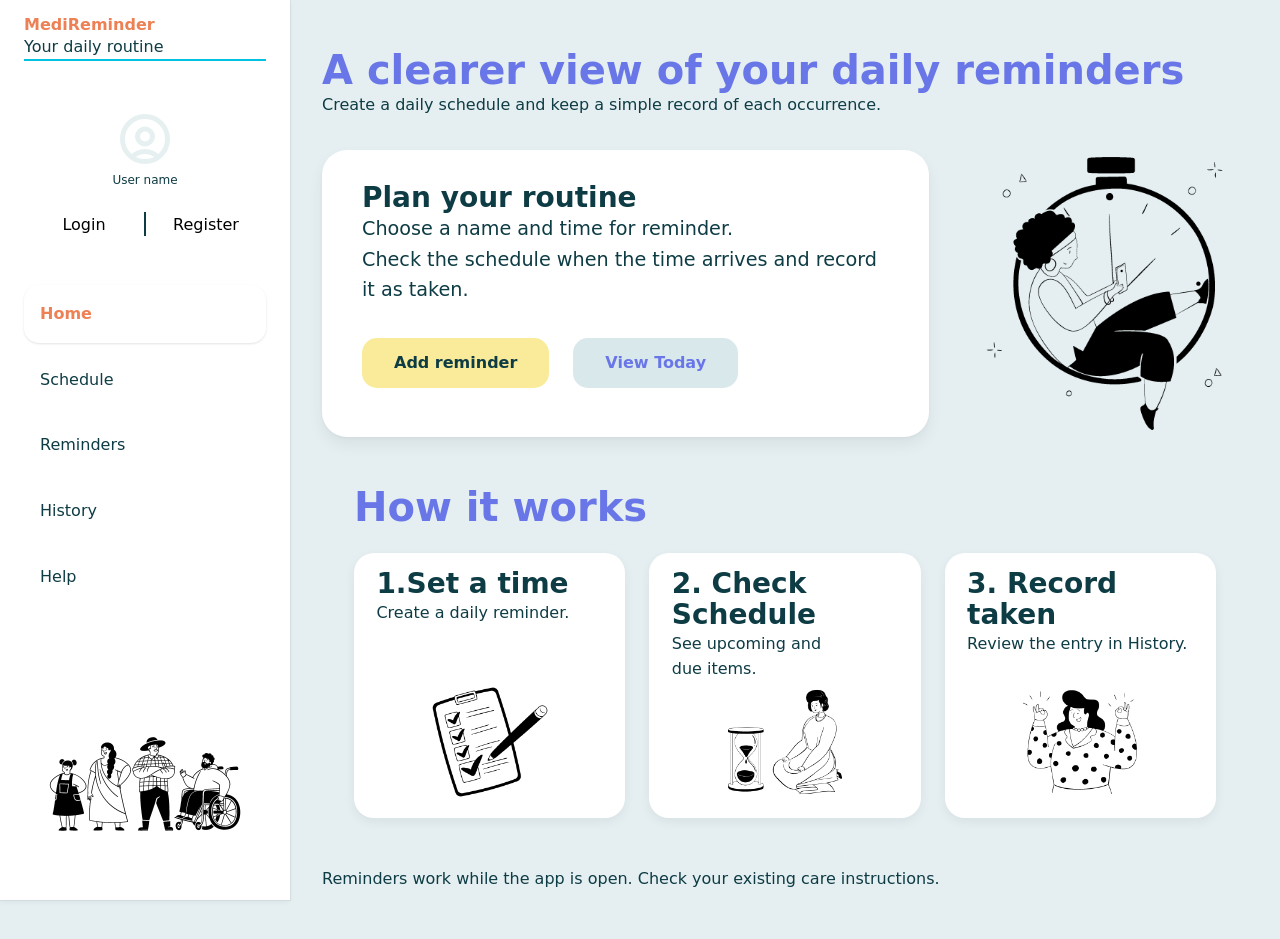
<file: index.html>
<!doctype html>
<html lang="en">
  <head>
    <meta charset="UTF-8" />
    <meta name="viewport" content="width=device-width, initial-scale=1.0" />
    <link rel="stylesheet" href="style.css" />
    <title>Home | MediReminder</title>
  </head>
  <body>
    <!-- >>>>>>>>>>>>>>>>>>>>>>>>>>>>>>>>>>>>>> SIDEBAR PANEL SECTION / HEADER <<<<<<<<<<<<<<<<<<<<<<<<<<<<<<<<<<<<<<<<<<<<<<<<<<<<<<< -->

    <header class="sidebar">
      <!-- Hamburger button: only shown on tablet/phone (style.css, RESPONSIVE layer).
           index.js toggles .menu-open on the header and keeps aria-expanded in step. -->
      <button
        type="button"
        class="menu-toggle"
        aria-expanded="false"
        aria-controls="sidebar-panel"
        aria-label="Open menu"
      >
        <span class="menu-toggle-bar"></span>
        <span class="menu-toggle-bar"></span>
        <span class="menu-toggle-bar"></span>
      </button>

      <div class="sidebar-heading">
        <p class="sidebar-title">MediReminder</p>
        <p>Your daily routine</p>
      </div>

      <!-- Account button: only shown on tablet/phone, opens the login / register panel below -->
      <button
        type="button"
        class="user-toggle"
        aria-expanded="false"
        aria-controls="user-panel"
        aria-label="Open account menu"
      >
        <!-- same drawing as User_Circle.svg, but inline so it can use a solid colour
             (stroke="currentColor" takes the colour set on .user-toggle in style.css) -->
        <svg
          viewBox="0 0 24 24"
          fill="none"
          aria-hidden="true"
          focusable="false"
        >
          <path
            d="M17.2166 19.3323C15.9349 17.9008 14.0727 17 12 17C9.92734 17 8.06492 17.9008 6.7832 19.3323M12 21C7.02944 21 3 16.9706 3 12C3 7.02944 7.02944 3 12 3C16.9706 3 21 7.02944 21 12C21 16.9706 16.9706 21 12 21ZM12 14C10.3431 14 9 12.6569 9 11C9 9.34315 10.3431 8 12 8C13.6569 8 15 9.34315 15 11C15 12.6569 13.6569 14 12 14Z"
            stroke="currentColor"
            stroke-width="2"
            stroke-linecap="round"
            stroke-linejoin="round"
          />
        </svg>
      </button>

      <!-- >>>>>>>>>>>>>>>>>>>>>>>>>>>>>>>>>>>>>> USER SECTION <<<<<<<<<<<<<<<<<<<<<<<<<<<<<<<<<<<<<<<<<<<<<<<<<<<<<<< -->

      <div class="user" id="user-panel">
        <ul class="user-list">
          <!-- One item per family member; image and name are placeholders -->
        </ul>
        <div class="login_items">
          <button type="button" class="login" aria-expanded="false">
            Login
          </button>
          <div class="divider"></div>
          <button type="button" class="register" aria-expanded="false">
            Register
          </button>
        </div>
        <!-- >>>>>>>>>>>>>>>>>>>>>>>>>>>>>>>>>>>>>> LOGIN FORM <<<<<<<<<<<<<<<<<<<<<<<<<<<<<<<<<<<<<<<<<<<<<<<<<<<<<<< -->

        <form action="" class="form hidden" id="login-form">
          <label for="user-name" class="login_label">Your Email: </label>
          <input type="email" id="user-name" required class="login_input" />
          <label for="password" class="login_label">Password:</label>
          <input type="password" id="password" required class="login_input" />
          <button type="submit" class="btn-login">Log in</button>
        </form>

        <!-- >>>>>>>>>>>>>>>>>>>>>>>>>>>>>>>>>>>>>> REGISTER FORM <<<<<<<<<<<<<<<<<<<<<<<<<<<<<<<<<<<<<<<<<<<<<<<<<<<<<<< -->
        <form action="" class="form hidden" id="register-form">
          <label for="register-name" class="login_label">Your name: </label>
          <input
            type="text"
            id="register-name"
            required
            class="login_input"
            placeholder="Enter your full name ..."
          />

          <label for="register-email" class="login_label">Your email: </label>
          <input
            type="email"
            id="register-email"
            required
            class="login_input"
            placeholder="Enter valid email ..."
          />

          <label for="register-dob" class="login_label">Date of birth: </label>
          <input type="date" id="register-dob" class="login_input" required />

          <label for="register-password" class="login_label">Password: </label>
          <input
            type="password"
            id="register-password"
            class="login_input"
            placeholder="At least 6 characters"
            required
            minlength="6"
          />

          <label for="confirm-password" class="login_label"
            >Confirm password:
          </label>
          <input
            type="password"
            id="confirm-password"
            class="login_input"
            required
          />

          <button type="submit" class="btn-login">Register</button>
        </form>
      </div>

      <!-- Navigation and picture. On laptop this wrapper is invisible to the layout
           (display: contents); on tablet/phone it becomes the panel that drops down from the header. -->
      <div class="sidebar-panel" id="sidebar-panel">

        <!-- >>>>>>>>>>>>>>>>>>>>>>>>>>>>>>>>>>>>>> MAIN NAVIGATION <<<<<<<<<<<<<<<<<<<<<<<<<<<<<<<<<<<<<<<<<<<<<<<<<<<<<<< -->
        <nav class="sidebar-navigation">
          <ul role="list">
            <li><a href="#home">Home</a></li>
            <li><a href="#schedule">Schedule</a></li>
            <li><a href="#reminders">Reminders</a></li>
            <li><a href="#history">History</a></li>
            <li><a href="#help">Help</a></li>
          </ul>
        </nav>
        <!-- decorative picture, pushed to the bottom of the sidebar by .side-deco -->
        <img
          class="side-deco"
          src="assets/streamline-milano--400x400-PNG/People-6--Streamline-Milano.png"
          alt=""
        />
      </div>
    </header>

    <main>
      <!-- >>>>>>>>>>>>>>>>>>>>>>>>>>>>>>>>>>>>>> HOME PAGE <<<<<<<<<<<<<<<<<<<<<<<<<<<<<<<<<<<<<<<<<<<<<<<<<<<<<<< -->

      <section id="home" class="page">
        <div class="base_pages_setting grid-3x4">
          <div class="main-heading">
            <h1>A clearer view of your daily reminders</h1>
            <p>
              Create a daily schedule and keep a simple record of each
              occurrence.
            </p>
          </div>
          <div class="take-action wrapper">
            <div class="guide">
              <h2>Plan your routine</h2>
              <p>Choose a name and time for reminder.</p>
              <p>
                Check the schedule when the time arrives and record it as taken.
              </p>
            </div>
            <div class="interactions">
              <a href="#add-reminder" class="btn-main"> Add reminder </a>
              <a class="btn-side" href="#schedule">View Today</a>
            </div>
          </div>
          <img
            class="picture"
            src="assets/streamline-milano--400x400-PNG/Waiting-3--Streamline-Milano.png"
            alt=""
          />
          <div class="main-info how-it-works">
            <h2>How it works</h2>

            <div class="small-box">
              <h3>1.Set a time</h3>
              <p>Create a daily reminder.</p>
              <img
                class="small-img"
                src="assets/streamline-milano--400x400-PNG/Completed--Streamline-Milano.png"
                alt=""
              />
            </div>
            <div class="small-box">
              <h3>2. Check Schedule</h3>
              <p>See upcoming and due items.</p>
              <img
                class="small-img"
                src="assets/streamline-milano--400x400-PNG/Be-Patient-3--Streamline-Milano.png"
                alt=""
              />
            </div>
            <div class="small-box">
              <h3>3. Record taken</h3>
              <p>Review the entry in History.</p>
              <img
                class="small-img"
                src="assets/streamline-milano--400x400-PNG/All-Good-1--Streamline-Milano.png"
                alt=""
              />
            </div>
          </div>
          <footer>
            <p>
              Reminders work while the app is open. Check your existing care
              instructions.
            </p>
          </footer>
        </div>
      </section>

      <!-- <<<<<<<<<<<<<<<<<<<<<<< SCHEDULE PAGE >>>>>>>>>>>>>>>>>>>>>>>>>>>>>>> -->

      <section id="schedule" class="page">
        <div class="base_pages_setting page-grid">
          <!-- decorative picture (top-right corner); first child so :last-child rules still hit the real content -->
          <div class="deco tint-yellow">
            <img
              src="assets/streamline-milano--400x400-PNG/Fitness-App-2--Streamline-Milano.png"
              alt=""
            />
          </div>
          <div class="main-heading">
            <div>
              <h1>Schedule</h1>
              <p>Your scheduled occurrences for the current day.</p>
            </div>

            <div class="labels">
              <div class="labels-item"><span id="due-count">0</span> Due</div>
              <div class="labels-item">
                <span id="upcoming-count">0</span> Upcoming
              </div>
              <div class="labels-item">
                <span id="taken-count">0</span> Taken
              </div>
            </div>
          </div>
          <article class="card-info hidden" role="status">
            <div class="info">
              <h2>Reminder due</h2>
              <p><span id="info-name"></span> is ready to record when taken.</p>
            </div>
          </article>
          <div class="card-list" id="schedule-list">
            <!-- data-demo: example card, hidden once the user saves a reminder.
                 data-status: lets the Due/Upcoming/Taken counters count it -->
            <article class="card" data-demo data-status="due">
              <time class="time" datetime="09:00">9:00</time>
              <div class="info">
                <h2>Demo reminder A</h2>
                <p>Daily reminder, Fictional example</p>
              </div>
              <div class="due">
                <span class="item status">Due</span>
                <button type="button" class="item mark-button">
                  Mark as taken
                </button>
              </div>
            </article>
          </div>
        </div>
      </section>

      <!-- <<<<<<<<<<<<<<<<<<<<<<< REMINDERS PAGE >>>>>>>>>>>>>>>>>>>>>>>>>>>>>>> -->

      <section id="reminders" class="page">
        <div class="base_pages_setting page-grid">
          <!-- decorative picture (top-right corner) -->
          <div class="deco tint-orange">
            <img
              src="assets/streamline-milano--400x400-PNG/Food-Suplements-1--Streamline-Milano.png"
              alt=""
            />
          </div>
          <div class="main-heading">
            <div>
              <h1>Reminders</h1>
              <p>Manage the daily schedules you have entered.</p>
            </div>

            <div class="interactions">
              <a href="#add-reminder" class="btn-main">Add Reminder</a>
              <a class="btn-side" href="#schedule">View Today</a>
            </div>
          </div>
          <div class="card-list" id="reminder-list">
            <!-- data-demo: example card, hidden once the user saves a reminder -->
            <article class="card" data-demo>
              <time class="time" datetime="09:00">9:00</time>
              <div class="info">
                <h2>Demo reminder A</h2>
                <p>Daily reminder, Fictional example</p>
              </div>
              <div class="due">
                <span class="item status">Active</span>
              </div>
            </article>
          </div>
        </div>
      </section>

      <!-- <<<<<<<<<<<<<<<<<<<<<<< ADD REMINDERS PAGE >>>>>>>>>>>>>>>>>>>>>>>>>>>>>>> -->

      <section id="add-reminder" class="page" data-nav="reminders">
        <div class="base_pages_setting grid-3x4">
          <div class="main-heading">
            <h1>Add Reminder</h1>
            <p>Enter a name and a daily time for this demonstration.</p>
          </div>
          <div class="form_wrapper">
            <!-- decorative picture inside the white form panel, on the right -->
            <div class="form-deco tint-yellow">
              <img
                src="assets/streamline-milano--400x400-PNG/Writing-4--Streamline-Milano.png"
                alt=""
              />
            </div>
            <form class="reminder-form" id="reminder-form" novalidate>
              <div class="field">
                <label for="reminder-name" class="reminder_label"
                  >Reminder name</label
                >
                <input
                  type="text"
                  id="reminder-name"
                  name="name"
                  placeholder="Click here to use the example name"
                  maxlength="60"
                  autocomplete="off"
                  aria-describedby="name-error"
                />
                <p class="error" id="name-error" aria-live="polite"></p>
              </div>

              <div class="field">
                <label for="reminder-time" class="reminder_label"
                  >Daily time</label
                >
                <div class="time-row">
                  <input
                    type="text"
                    id="reminder-time"
                    name="time"
                    placeholder="Choose a time"
                    aria-describedby="repeat-text time-error"
                  />
                  <span id="repeat-text">Repeat every day</span>
                </div>
                <p class="error" id="time-error" aria-live="polite"></p>
              </div>

              <p class="hint">
                Use the schedule you already follow. No dose advice is provided.
              </p>

              <div class="interactions">
                <button type="submit" class="btn-main">Save reminder</button>
                <a href="#reminders" class="btn-side" id="cancel-reminder"
                  >Cancel</a
                >
              </div>
            </form>
          </div>
        </div>
      </section>

      <!-- <<<<<<<<<<<<<<<<<<<<<<< SAVED REMINDERS >>>>>>>>>>>>>>>>>>>>>>>>>>>>>>> -->

      <section id="reminder-saved" class="page" data-nav="reminders">
        <div class="base_pages_setting page-grid">
          <div class="main-heading">
            <h1>Reminder Saved</h1>
            <p>Your new daily schedule is ready</p>
          </div>

          <div class="wrapper">
            <div class="due">
              <span class="item status">Saved</span>
            </div>
            <div class="info">
              <h2 id="saved-name"></h2>
              <p>
                Daily at <span id="saved-time"></span>. Tomorow stays scheduled
                after this one is taken.
              </p>
            </div>
            <div class="interactions">
              <a href="#schedule" class="btn-main">View Schedule</a>
              <a class="btn-side" href="#reminders">All Reminders</a>
            </div>
          </div>
          <!-- decorative picture in the empty third column -->
          <div class="feature tint-orange">
            <img
              src="assets/streamline-milano--400x400-PNG/All-Good-2--Streamline-Milano.png"
              alt=""
            />
          </div>
        </div>
      </section>
      <!-- <<<<<<<<<<<<<<<<<<<<<<< HISTORY PAGE >>>>>>>>>>>>>>>>>>>>>>>>>>>>>>> -->

      <section id="history" class="page">
        <div class="base_pages_setting page-grid">
          <!-- decorative picture in the empty space below the table -->
          <div class="deco low tint-blue">
            <img
              src="assets/streamline-milano--400x400-PNG/Job-Application-1--Streamline-Milano.png"
              alt=""
            />
          </div>
          <div class="main-heading">
            <h1>History</h1>
            <p>Review recorded occurrences.</p>
          </div>
          <div class="history_card">
            <table class="history_table">
              <thead>
                <tr>
                  <th>Reminder</th>
                  <th>Scheduled</th>
                  <th>Taken at</th>
                  <th>Status</th>
                </tr>
              </thead>
              <tbody id="history-body">
                <!-- data-demo: example rows, hidden once the user saves a reminder -->
                <tr data-demo>
                  <td>Demo Reminder A</td>
                  <td>9:00</td>
                  <td>9:05</td>
                  <td>Taken</td>
                </tr>
                <tr data-demo>
                  <td>Demo Reminder B</td>
                  <td>18:00</td>
                  <td>Not Recorded</td>
                  <td>Upcoming</td>
                </tr>
              </tbody>
            </table>
          </div>
          <div class="interactions">
            <a href="#schedule" class="btn-main">View Schedule</a>
          </div>
        </div>
      </section>
      <!-- <<<<<<<<<<<<<<<<<<<<<<<<<<<<<<<<<< HELP PAGE >>>>>>>>>>>>>>>>>>>>>>>>>>>>>>> -->
      <section id="help" class="page">
        <div class="base_pages_setting page-grid">
          <div class="main-heading">
            <h1>Help</h1>
            <p>
              Simple guidance for using MediReminder and understanding its
              limits.
            </p>
          </div>

          <!-- Demonstration content only: three help cards, each with a decorative picture on the right -->
          <article class="wrapper help-card">
            <div class="card-deco tint-yellow">
              <img
                src="assets/streamline-milano--400x400-PNG/Online-Consultation-3--Streamline-Milano.png"
                alt=""
              />
            </div>
            <h2>How do I use my reminders?</h2>
            <ol class="help-steps">
              <li>Open Reminders and add a name and daily time.</li>
              <li>Open Schedule to find Upcoming, Due and Taken occurrences.</li>
              <li>Choose Mark as taken to record an occurrence.</li>
              <li>Open History to review the recorded entry.</li>
            </ol>
          </article>

          <article class="wrapper help-card">
            <div class="card-deco tint-blue">
              <img
                src="assets/streamline-milano--400x400-PNG/Getting-Enough-Sleep-1--Streamline-Milano.png"
                alt=""
              />
            </div>
            <h2>Why might a reminder not appear?</h2>
            <p>
              Keep the page open and the device active. Browser support varies.
            </p>
            <a class="btn-side" href="#help-alert">Read alert guidance</a>
          </article>

          <article class="wrapper help-card">
            <div class="card-deco tint-green">
              <img
                src="assets/streamline-milano--400x400-PNG/Dianogsis--Streamline-Milano.png"
                alt=""
              />
            </div>
            <h2>Where are my records stored?</h2>
            <p>
              Records stay in this browser. Clearing browser data can remove
              them.
            </p>
            <p>For medicine questions, follow your existing care instructions.</p>
          </article>
        </div>
      </section>

      <!-- <<<<<<<<<<<<<<<<<<<<<<< HELP: ALERT GUIDANCE PAGE >>>>>>>>>>>>>>>>>>>>>>>>>>>>>>> -->
      <!-- Opened from "Read alert guidance"; data-nav keeps "Help" highlighted in the sidebar -->
      <section id="help-alert" class="page" data-nav="help">
        <div class="base_pages_setting page-grid">
          <div class="main-heading">
            <h1>Help</h1>
            <p>
              Simple guidance for using MediReminder and understanding its
              limits.
            </p>
          </div>

          <article class="wrapper help-card">
            <div class="card-deco big tint-blue">
              <img
                src="assets/streamline-milano--400x400-PNG/Half-Human-Half-Robo--Streamline-Milano.png"
                alt=""
              />
            </div>
            <h2>Alert and browser guidance</h2>
            <ul class="help-list">
              <li>The prototype shows preset reminder states.</li>
              <li>
                A working application needs permission for browser
                notifications.
              </li>
              <li>Closed pages and sleeping devices cannot guarantee reminders.</li>
              <li>
                In-page reminders should remain available if permission is
                denied.
              </li>
              <li>This screen does not request real notification permission.</li>
            </ul>
            <a class="btn-side" href="#help">Back to Help</a>
          </article>
        </div>
      </section>
    </main>
    <script src="index.js"></script>
    <script src="reminders.js"></script>
  </body>
</html>
</file>
<file: style.css>
/* >>>>>>>>>>>>>>>>>>>>>>>>>>>>>>>>>>.    LAYER ORDER <<<<<<<<<<<<<<<<<<<<<<<<<<<<<<<<<<<<<<<<<<<<<<*/
@layer reset, root, base, layout, components, navigation, home, schedule, reminders, historyPage, helpPage, responsive;
@layer reset {
  *,
  *::before,
  *::after {
    box-sizing: border-box;
  }
  html {
    -moz-text-size-adjust: none;
    -webkit-text-size-adjust: none;
    text-size-adjust: none;
  }
  body,
  h1,
  h2,
  h3,
  h4,
  p,
  figure,
  blockquote,
  dl,
  dd {
    margin: 0;
  }
  [role="list"] {
    list-style: none;
    margin: 0;
    padding: 0;
  }
  body {
    min-block-size: 100vh;
    line-height: 1.6;
  }
  h1,
  h2,
  h3,
  button,
  input,
  label {
    line-height: 1.1;
  }
  h1,
  h2,
  h3,
  h4 {
    text-wrap: balance;
  }
  p,
  li {
    text-wrap: pretty;
  }
  img,
  picture {
    max-inline-size: 100%;
    display: block;
  }
  input,
  button,
  textarea,
  select {
    font: inherit;
  }
  a {
    text-decoration: none;
    color: inherit;
  }
  .visually-hidden {
    clip: rect(0 0 0 0);
    clip-path: inset(50%);
    height: 1px;
    overflow: hidden;
    position: absolute;
    white-space: nowrap;
    width: 1px;
  }
}
/* >>>>>>>>>>>>>>>>>>>>>>>>>>>>>>>>>>.    ROOT SETTINGS <<<<<<<<<<<<<<<<<<<<<<<<<<<<<<<<<<<<<<<<<<<<<<*/
@layer root {
  :root {
    --clr-background-100: hsla(188, 30%, 81%, 0.2);
    --clr-background-200: hsla(188, 30%, 81%, 0.4);
    --clr-background-300: hsla(188, 30%, 81%, 0.6);
    --clr-background-400: hsla(188, 30%, 81%, 0.8);
    --clr-background-500: hsl(188, 99%, 44%);
    --clr-yellow-400: hsl(51, 89%, 79%);
    --clr-yellow-200: hsl(51, 76%, 88%);
    --clr-heading: hsl(234, 73%, 66%);
    --clr-heading-secondary: var(--clr-orange-400);

    --clr-orange-400: hsl(17, 81%, 63%);
    --clr-orange-200: hsl(17, 70%, 82%);
    --clr-orange-100: hsl(17, 46%, 88%);

    /* Reminder status badges (Schedule page) */
    --clr-blue-200: hsl(188, 70%, 82%); /* upcoming: the background blue, more saturated */
    --clr-green-200: hsl(145, 50%, 82%); /* taken: done, all good */

    --clr-body-reg: hsl(189, 66%, 16%);
    --fs-h1: 2.5rem; /*40px*/
    --fs-h2: 2rem; /*32px*/
    --fs-h3: 1.75rem; /*28px*/
    --fs-body-large: 1.5rem; /*24px*/
    --fs-body-reg: 1.2rem; /*19px*/
    --fs-body-small: 1rem; /*16px*/

    --ff-heading: system-ui, -apple-system, sans-serif;
    --ff-body: system-ui, system-ui, -apple-system, sans-serif;

    /* Box Shadows */
    /* Barely there – hairline lift */
    --box-shadow-hairline: 0 1px 2px rgba(0, 0, 0, 0.05);

    /* Soft card */
    --box-shadow-SoftCard:
      0 1px 3px rgba(0, 0, 0, 0.08), 0 1px 2px rgba(0, 0, 0, 0.04);

    /* Gentle float */
    --box-shadow-GentleFloat: 0 4px 12px rgba(0, 0, 0, 0.06);

    /* Layered, natural-looking */
    --box-shadow-layered:
      0 2px 4px rgba(0, 0, 0, 0.04), 0 8px 16px rgba(0, 0, 0, 0.06);

    /* Diffuse, airy (good for modals/popovers) */
    --box-shadow-diffused: 0 12px 32px rgba(0, 0, 0, 0.08);

    /* Border-like ring + soft drop (instead of a real border) */
    --box-shadow-border:
      0 0 0 1px rgba(0, 0, 0, 0.05), 0 2px 6px rgba(0, 0, 0, 0.05);

    /* Inset, for pressed buttons or input fields */
    --box-shadow-inset: inset 0 1px 2px rgba(0, 0, 0, 0.06);
  }
}
/* >>>>>>>>>>>>>>>>>>>>>>>>>>>>>>>>>>.    BASE SETUP <<<<<<<<<<<<<<<<<<<<<<<<<<<<<<<<<<<<<<<<<<<<<<*/
@layer base {
  body {
    font-family: var(--ff-body);
    font-size: var(--fs-body-small);
    color: var(--clr-body-reg);
    background-color: var(--clr-background-200);
  }
  h1 {
    font-size: var(--fs-h1);
    font-family: var(--ff-heading);
    color: var(--clr-heading);
  }
  h2 {
    font-size: var(--fs-h2);
    font-family: var(--ff-heading);
    color: var(--clr-body-reg);
  }
  h3 {
    font-size: var(--fs-h3);
    font-family: var(--ff-heading);
    color: var(--clr-body-reg);
  }
}
/* >>>>>>>>>>>>>>>>>>>>>>>>>>>>>>>>>>.    LAYOUT SETUP <<<<<<<<<<<<<<<<<<<<<<<<<<<<<<<<<<<<<<<<<<<<<<*/
@layer layout {
  body {
    max-width: 1400px;
    margin-inline: auto;
    display: grid;
    grid-template-columns: 290px 1fr;
  }
  .page-grid {
    display: grid;
    grid-template-columns: repeat(3, 1fr);
    grid-auto-rows: auto;
    align-content: start;
    gap: 2rem;
  }
  .grid-3x4 {
    max-width: 1200px;
    display: grid;
    grid-template-columns: repeat(3, 1fr);
    grid-template-rows: auto auto auto 1fr;
    gap: 2rem;
  }
  .base_pages_setting {
    min-height: 100dvh;
    padding-inline: 2rem;
    padding-block: 3rem;
  }
  .base_pages_setting > :last-child {
    align-self: end;
  }

  .form_wrapper {
    grid-column: span 3;
    grid-row: span 2;
    background-color: white;
    border-radius: 25px;
    padding-block: 2rem;
    padding-inline: 2.5rem;
    margin: 0;
    box-shadow: var(--box-shadow-layered);
  }
}
/* >>>>>>>>>>>>>>>>>>>>>>>>>>>>>>>>>>.    SHARED COMPONENTS <<<<<<<<<<<<<<<<<<<<<<<<<<<<<<<<<<<<<<<<<<<<<<*/
@layer components {
  /* page headings */
  .main-heading {
    grid-column: span 3;
  }
  /* interactions */
  .btn-main {
    border: none;
    line-height: 1.1;
    font-weight: 700;
    font-size: var(--fs-body-small);
    background-color: var(--clr-yellow-400);
    color: var(--clr-body-reg);
    padding-block: 1rem;
    padding-inline: 2rem;
    border-radius: 15px;
    cursor: pointer;
    transition:
      transform 0.25s ease,
      box-shadow 0.25s ease,
      color 0.25s ease;
  }
  .btn-main:hover,
  .btn-main:focus-visible {
    background-color: var(--clr-background-200);
    box-shadow: var(--box-shadow-inset);
    color: var(--clr-orange-400);
  }

  .btn-side {
    border: none;
    line-height: 1.1;
    font-weight: 700;
    font-size: var(--fs-body-small);
    color: var(--clr-heading);
    background-color: var(--clr-background-300);
    padding-block: 1rem;
    padding-inline: 2rem;
    border-radius: 15px;
    cursor: pointer;
    transition:
      transform 0.25s ease,
      box-shadow 0.25s ease,
      color 0.25s ease;
  }
  .btn-side:hover,
  .btn-side:focus-visible {
    background-color: var(--clr-background-500);
    box-shadow: var(--box-shadow-inset);
    color: white;
  }
  .interactions {
    display: flex;
    gap: 1.5rem;
    margin-block: 1rem;
  }
  /* white panel */
  .wrapper {
    grid-column: span 2;
    background-color: white;
    border-radius: 25px;
    padding-block: 2rem;
    padding-inline: 2.5rem;
    margin: 0;
    box-shadow: var(--box-shadow-layered);
    font-size: var(--fs-body-reg);

    display: flex;
    flex-direction: column;
    justify-content: center;
    align-items: start;
    gap: 1rem;

    & h2 {
      font-size: var(--fs-h3);
    }
  }

  /* cards */
  .card-list {
    display: grid;
    grid-column: 1 / -1;
    align-content: start;
    gap: 2rem;
  }
  .time {
    font-size: var(--fs-body-large);
    font-weight: 500;
  }
  .card {
    /* max-width: 1200px; */
    grid-column: span 3;
    display: grid;
    grid-template-columns: 8rem 1fr auto;
    align-items: start;
    gap: 2rem;
    background-color: white;
    padding-block: 1.2rem;
    padding-inline: 2rem;
    border-radius: 20px;
    box-shadow: var(--box-shadow-GentleFloat);
  }
  .card h2 {
    font-size: var(--fs-h3);
  }
  .due {
    display: flex;
    flex-direction: column;
  }
  .item {
    display: block;
    background-color: var(--clr-orange-200);
    color: inherit;
    font-weight: 600;
    padding-inline: 2rem;
    padding-block: 0.5rem;
    margin-block: 0.5rem;
    border-radius: 10px;
    box-shadow: var(--box-shadow-SoftCard);
  }
  /* "Delete" on the Reminders page: keeps the plain yellow look, turns orange on hover as a "careful" hint */
  .delete-button {
    border: none;
    background-color: var(--clr-yellow-400);
    color: var(--clr-body-reg);
    cursor: pointer;
    transition:
      background-color 0.25s ease,
      box-shadow 0.25s ease;
  }
  .delete-button:hover,
  .delete-button:focus-visible {
    background-color: var(--clr-orange-200);
    box-shadow: var(--box-shadow-inset);
  }

  /* "Mark as taken": the only dark element on a card, so it's the obvious next step.
     Hover / keyboard focus previews the result: the Taken green sweeps in and the circle gets a tick. */
  .mark-button {
    position: relative;
    isolation: isolate; /* keeps the green sweep (::before) behind the text, like .login/.register */
    overflow: hidden;
    display: flex;
    align-items: center;
    justify-content: center;
    gap: 0.6rem;
    border: none;
    background-color: var(--clr-body-reg);
    color: white;
    font-weight: 700;
    cursor: pointer;
    box-shadow: var(--box-shadow-layered);
    transition:
      color 0.3s ease,
      transform 0.25s ease,
      box-shadow 0.25s ease;
  }
  /* the green sweep, hidden (scaled to 0 width) until hover */
  .mark-button::before {
    content: "";
    position: absolute;
    inset: 0;
    z-index: -1;
    background-color: var(--clr-green-200);
    transform: scaleX(0);
    transform-origin: left;
    transition: transform 0.3s ease-out;
  }
  /* the circle in front of the text: empty like an unticked box until hover */
  .mark-button::after {
    content: "";
    order: -1; /* flex order: show it before the text */
    inline-size: 1.3em;
    block-size: 1.3em;
    flex: none;
    border: 2px solid white;
    border-radius: 50%;
    /* the tick is drawn as a small SVG image (not a ✓ character), so it sits exactly in the
       middle of the circle on every device; a text character's position depends on the font */
    background-position: center;
    background-repeat: no-repeat;
    background-size: 70%;
    transition:
      background-color 0.3s ease,
      border-color 0.3s ease;
  }

  .mark-button:hover,
  .mark-button:focus-visible {
    color: var(--clr-body-reg);
    transform: translateY(-2px); /* small lift */
    box-shadow: var(--box-shadow-diffused);
  }
  .mark-button:focus-visible {
    outline: 3px solid var(--clr-heading);
    outline-offset: 3px;
  }
  .mark-button:hover::before,
  .mark-button:focus-visible::before {
    transform: scaleX(1);
  }
  .mark-button:hover::after,
  .mark-button:focus-visible::after {
    background-color: var(--clr-body-reg);
    border-color: var(--clr-body-reg);
    /* white tick, drawn so its outline is centred in the 24x24 box (x 6-18, y 7.5-16.5) */
    background-image: url("data:image/svg+xml,%3Csvg xmlns='http://www.w3.org/2000/svg' viewBox='0 0 24 24' fill='none' stroke='white' stroke-width='3' stroke-linecap='round' stroke-linejoin='round'%3E%3Cpath d='M6 12.5l4 4 8-9'/%3E%3C/svg%3E");
    animation: tick-pop 0.4s cubic-bezier(0.3, 1.6, 0.5, 1); /* overshoots a little, then settles */
  }
  /* pressed: sinks back down */
  .mark-button:active {
    transform: translateY(1px) scale(0.98);
    box-shadow: var(--box-shadow-inset);
  }

  @keyframes tick-pop {
    from {
      transform: scale(0.4);
    }
    to {
      transform: scale(1);
    }
  }

  /* People who turn off animations in their system settings get the colour change only */
  @media (prefers-reduced-motion: reduce) {
    .mark-button,
    .mark-button::before,
    .mark-button::after {
      transition: none;
      animation: none;
    }
    .mark-button:hover,
    .mark-button:focus-visible,
    .mark-button:active {
      transform: none;
    }
    .mark-button:hover::after,
    .mark-button:focus-visible::after {
      animation: none;
    }
  }

  /* >>>>>>>>>>>>>>>>>>>> ILLUSTRATIONS <<<<<<<<<<<<<<<<<<<< */
  /* Every picture sits on a soft coloured circle.
     Kept in the components layer so it wins over the layout layer
     (e.g. ".base_pages_setting > :last-child" would push .feature to the bottom). */
  .base_pages_setting,
  .form_wrapper {
    position: relative; /* lets .deco and .form-deco be placed inside these boxes */
  }
  .deco,
  .feature,
  .form-deco {
    display: flex;
    align-items: center;
    justify-content: center;
    border-radius: 50%;
  }
  .deco img,
  .feature img,
  .form-deco img {
    width: 86%;
    height: 86%;
    object-fit: contain; /* never stretch the drawing */
  }
  /* small picture in the top-right corner of a page */
  .deco {
    position: absolute;
    top: 24px;
    right: 56px;
    width: 130px;
    height: 130px;
  }
  /* History: a bigger one in the empty space below the table */
  .deco.low {
    top: auto;
    bottom: 64px;
    right: 72px;
    width: 240px;
    height: 240px;
  }
  /* Reminder saved: a big picture in the empty third column */
  .feature {
    grid-column: 3;
    align-self: center;
    justify-self: center;
    width: 280px;
    height: 280px;
  }
  /* Add reminder: a picture inside the white form panel, on the right */
  .form-deco {
    position: absolute;
    top: 48px;
    right: 64px;
    width: 260px;
    height: 260px;
  }
  /* circle colours, reusing the palette from :root */
  .tint-yellow {
    background-color: var(--clr-yellow-200);
  }
  .tint-orange {
    background-color: var(--clr-orange-100);
  }
  .tint-blue {
    background-color: var(--clr-blue-200);
  }
  .tint-green {
    background-color: var(--clr-green-200);
  }
  /* family picture at the bottom of the sidebar */
  .side-deco {
    margin-top: auto; /* pushes it to the bottom of the sidebar */
    align-self: center;
    width: 200px;
  }
}

/* >>>>>>>>>>>>>>>>>>>>>>>>>>>>>>>>>>.    NAVIGATION SETUP <<<<<<<<<<<<<<<<<<<<<<<<<<<<<<<<<<<<<<<<<<<<<<*/
@layer navigation {
  .sidebar {
    position: sticky;
    top: 0;
    width: 290px;
    height: 100vh;
    overflow-y: auto;
    display: flex;
    flex-direction: column;
    gap: 2rem;
    align-items: start;

    padding-inline: 1.5rem;
    padding-block: 1rem;

    box-shadow: var(--box-shadow-border);
    background-color: white;
  }
  .login_items {
    display: flex;
    align-self: stretch;
    align-items: center;
    gap: 0;
    margin-block: 0.5rem;
  }
  .sidebar-title {
    font-family: var(--ff-heading);
    font-size: var(--fs-h3);
    font-weight: 700;
    line-height: 1.1;
    color: var(--clr-heading-secondary);
  }
  .sidebar-heading {
    border-bottom: 2px solid var(--clr-background-500);
    align-self: stretch;
  }
  .sidebar-heading p {
    font-size: var(--fs-body-small);
  }

  .user {
    display: flex;
    flex-direction: column;
    align-self: stretch;
    align-items: center;
    justify-content: center;
  }
  .user-list {
    display: flex;
    align-items: center;
    justify-content: flex-start;
    flex-wrap: nowrap;
    gap: 0.5rem;
    padding: 0;
    margin-block-end: 0.5rem;
  }
  .user-profile {
    inline-size: 100%;
    display: flex;
    flex-direction: column;
    align-items: center;
    gap: 0.25rem;
  }
  .avatar {
    inline-size: 60px;
    block-size: 60px;
    margin: 0;
    border-radius: 50%;
    object-fit: cover;
  }
  .user-name {
    max-inline-size: 100%;
    font-size: 0.75rem;
    font-weight: 400;
    line-height: 1.2;
    text-align: center;
    overflow-wrap: anywhere;
  }
  .login {
    position: relative;
    isolation: isolate; /* keeps the ::before behind the text but inside the button */
    border: none;
    background: none;
    cursor: pointer;
  }

  .login::before {
    content: "";
    position: absolute;
    inset: 0;
    z-index: -1;
    background-color: var(--clr-yellow-400);
    transform: scaleX(0);
    transform-origin: left;
    transition: transform 0.25s ease-out;
  }

  .login:hover::before,
  .login:focus-visible::before {
    transform: scaleX(1);
  }
  .register {
    position: relative;
    isolation: isolate;
    border: none;
    background: none;
    cursor: pointer;
    transition: color 0.25s ease-out;
  }
  .register::before {
    content: "";
    position: absolute;
    inset: 0;
    z-index: -1;
    background-color: var(--clr-orange-400);
    transform: scaleX(0);
    transform-origin: left;
    transition: transform 0.25s ease-out;
  }
  .register:hover::before,
  .register:focus-visible::before {
    transform: scaleX(1);
  }
  .register:hover,
  .register:focus-visible {
    color: white;
  }
  .divider {
    width: 2px;
    height: 1.5em;
    flex: none;
    background-color: var(--clr-body-reg);
  }
  .login,
  .register {
    flex: 1;
    min-inline-size: 0;
    padding: 0.5rem 1rem;
  }
  .login_label {
    font-size: var(--fs-body-small);
  }
  .login_input {
    border: none;
    border-radius: 8px;
    box-shadow: var(--box-shadow-inset);
    padding: 0.4rem 0.8rem;
  }
  #login-form {
    display: flex;
    align-self: stretch;
    flex-direction: column;
    align-items: center;
    justify-content: center;
    gap: 0.8rem;
    padding-block: 1rem;
    background-color: var(--clr-yellow-200);
  }
  #register-form {
    display: flex;
    align-self: stretch;
    flex-direction: column;
    align-items: center;
    justify-content: center;
    gap: 0.8rem;
    padding-block: 1rem;
    background-color: var(--clr-orange-200);
  }
  .btn-login {
    border: none;
    padding: 0.5rem 1rem;
    background-color: var(--clr-heading);
    color: white;
    border-radius: 8px;
    box-shadow: var(--box-shadow-GentleFloat);
    cursor: pointer;
    transition: 0.2s ease-in-out;
  }
  .btn-login:hover,
  .btn-login:focus-visible {
    background-color: white;
    color: black;
    box-shadow: var(--box-shadow-inset);
  }
  .sidebar-navigation [role="list"] {
    display: flex;
    flex-direction: column;
    gap: 0.5rem;
  }
  .sidebar-navigation {
    align-self: stretch;
  }
  .sidebar-navigation a {
    display: block;
    padding: 1rem;
    border-radius: 15px;
    /* margin-block: 0.5rem; */
    transition:
      transform 0.25s ease,
      box-shadow 0.25s ease;
  }
  .sidebar-navigation a:hover,
  .sidebar-navigation a:focus-visible,
  .sidebar-navigation a:active {
    color: var(--clr-heading-secondary);
    font-weight: 700;
    transform: translateY(-4px);
  }
  .sidebar-navigation a[aria-current="page"] {
    color: var(--clr-heading-secondary);
    box-shadow: var(--box-shadow-SoftCard);
    font-weight: 700;
  }
  /* Hamburger and account buttons: hidden on laptop, switched on for tablet/phone in the RESPONSIVE layer */
  .menu-toggle,
  .user-toggle {
    display: none;
  }
  /* the panel wrapper adds no box of its own here, so the sidebar layout is unchanged */
  .sidebar-panel {
    display: contents;
  }
}
/* >>>>>>>>>>>>>>>>>>>>>>>>>>>>>>>>>>.    HOME PAGE <<<<<<<<<<<<<<<<<<<<<<<<<<<<<<<<<<<<<<<<<<<<<<*/
@layer home {
  .guide {
    font-size: var(--fs-body-reg);
  }
  .take-action {
    grid-column: span 2;
  }
  .main-info {
    grid-column: span 3;
    padding-inline: 2rem;
    padding-block: 1rem;
    margin: 0;
  }
  .main-info.how-it-works {
    display: grid;
    grid-template-columns: repeat(3, 1fr); /* three equal columns */
    align-items: stretch; /* equal heights (overrides align-items: center) */
    gap: 1.5rem;
  }

  .how-it-works h2 {
    grid-column: 1 / -1; /* heading takes its own full-width row */
    color: var(--clr-heading);
    font-size: var(--fs-h1);
    text-align: start;
  }
  .small-box {
    border-radius: 20px;
    background-color: white;
    padding-block: 1rem;
    padding-inline: 1.4rem;
    box-shadow: var(--box-shadow-GentleFloat);
  }
  .how-it-works .small-box {
    display: flex;
    flex-direction: column;
  }

  .how-it-works .small-img {
    width: 120px;
    height: 120px; /* your PNGs are 400x400, so keep width = height */
    object-fit: contain; /* never distort, even if a source isn't square */
    margin-top: auto; /* pushes the images to the bottom so they line up */
    margin-inline: auto; /* centres them in the box */
  }

  @media (max-width: 800px) {
    .main-info.how-it-works {
      grid-template-columns: 1fr;
    }
  }
  .base_pages_setting > img {
    margin-inline: auto;
  }
  footer {
    margin-block-start: auto;
    grid-column: span 3;
  }
}
/* >>>>>>>>>>>>>>>>>>>>>>>>>>>>>>>>>>.    SCHEDULE PAGE <<<<<<<<<<<<<<<<<<<<<<<<<<<<<<<<<<<<<<<<<<<<<<*/
@layer schedule {
  .labels {
    margin-block: 2rem;
    margin-inline: auto;
    display: flex;
    gap: 1rem;
  }

  .labels-item {
    display: block;
    background-color: var(--clr-background-400);
    color: inherit;
    font-weight: 600;
    padding-inline: 2rem;
    padding-block: 0.5rem;
    margin-block: 0.5rem;
    border-radius: 10px;
    box-shadow: var(--box-shadow-SoftCard);
  }

  .card-info {
    /* max-width: 1200px; */
    grid-column: span 3;
    display: flex;
    gap: 2rem;
    align-items: center;
    justify-content: flex-start;
    background-color: var(--clr-background-500);
    padding-block: 1.2rem;
    padding-inline: 2rem;
    border-radius: 20px;
    box-shadow: var(--box-shadow-GentleFloat);
  }

  /* Status badge colour follows the card's data-status (set in reminders.js and on the demo card).
     The badge text still says the status, so the colour is a helper, not the only signal. */
  .card[data-status="upcoming"] .status {
    background-color: var(--clr-blue-200);
  }
  .card[data-status="due"] .status {
    background-color: var(--clr-yellow-200); /* pairs with the stronger yellow "Mark as taken" button */
  }
  .card[data-status="taken"] .status {
    background-color: var(--clr-green-200);
  }
}
/* >>>>>>>>>>>>>>>>>>>>>>>>>>>>>>>>>>.    REMINDERS AND ADD REMINDERS PAGE <<<<<<<<<<<<<<<<<<<<<<<<<<<<<<<<<<<<<<<<<<<<<<*/
@layer reminders {
  .reminder-form {
    display: flex;
    flex-direction: column;
    justify-content: center;
    align-items: start;
    gap: 1.5rem;
  }
  .field {
    display: flex;
    flex-direction: column;
    gap: 0.5rem;
  }
  .reminder_label {
    font-family: inherit;
    font-size: var(--fs-body-large);
  }
  #reminder-name {
    width: 600px;
    padding-block: 0.8rem;
    padding-inline: 0.5rem;
    background-color: var(--clr-background-200);
    border: none;
    border-radius: 10px;
    font-size: var(--fs-body-reg);
  }
  #reminder-time {
    width: 200px;
    padding-block: 0.8rem;
    padding-inline: 0.5rem;
    background-color: var(--clr-background-200);
    border: none;
    border-radius: 10px;
    font-size: var(--fs-body-reg);
  }
  #repeat-text {
    padding-inline: 1rem;
    font-size: var(--fs-body-reg);
  }
}
/* >>>>>>>>>>>>>>>>>>>>>>>>>>>>>>>>>>.    HISTORY PAGE <<<<<<<<<<<<<<<<<<<<<<<<<<<<<<<<<<<<<<<<<<<<<<*/
@layer historyPage {
  .history_card {
    grid-column: 1 / -1;
    background-color: white;
    border-radius: 25px;
    padding-block: 2rem;
    padding-inline: 2.5rem;
    margin: 0;
    box-shadow: var(--box-shadow-layered);
  }
  .history_table {
    width: 100%;
    border-collapse: collapse;
  }
  .history_table th {
    text-align: left;
    color: inherit;
    padding-block: 1rem;
  }
  .history_table th:first-child {
    width: 45%;
  }
  .history_table td {
    padding-block: 1rem;
    color: var(--clr-body-reg);
  }
}
/* >>>>>>>>>>>>>>>>>>>>>>>>>>>>>>>>>>.    HELP PAGES <<<<<<<<<<<<<<<<<<<<<<<<<<<<<<<<<<<<<<<<<<<<<<*/
@layer helpPage {
  /* white .wrapper panel, but full width and with room on the right for the picture */
  .help-card {
    grid-column: 1 / -1;
    position: relative; /* lets .card-deco sit inside the card */
    padding-inline-end: 200px; /* keeps text clear of the picture */
    gap: 0.75rem;
  }
  .help-steps,
  .help-list {
    margin: 0;
    padding-inline-start: 1.5rem;
  }
  /* picture on a tinted circle, vertically centred on the right of the card
     (uses the .tint-* colours from the ILLUSTRATIONS block) */
  .card-deco {
    position: absolute;
    top: 50%;
    right: 40px;
    width: 120px;
    height: 120px;
    margin-top: -60px; /* half the height, to centre it */
    display: flex;
    align-items: center;
    justify-content: center;
    border-radius: 50%;
  }
  .card-deco.big {
    width: 170px;
    height: 170px;
    margin-top: -85px;
  }
  .card-deco img {
    width: 86%;
    height: 86%;
    object-fit: contain;
  }
}
/* >>>>>>>>>>>>>>>>>>>>>>>>>>>>>>>>>>.    RESPONSIVE <<<<<<<<<<<<<<<<<<<<<<<<<<<<<<<<<<<<<<<<<<<<<<*/
/* Last layer, so these rules win over every page layer above.
   Desktop (wider than 1340px) is unchanged. Going down in width:
   1340px  laptop      – smaller picture inside the Add Reminder form
   1240px  laptop      – that form picture is hidden (no room next to the inputs)
   1199px  small laptop – corner pictures move to the bottom of their page
   1100px  small laptop – Reminder Saved: panel and picture stack
   1024px  tablet      – sidebar becomes a yellow header bar with hamburger + account menus
    900px  tablet      – smaller text (see TYPE SCALE)
    600px  phone       – one column everywhere, smaller text, stacked cards
    400px  small phone – smallest text */
@layer responsive {
  /* the name input fills the form on smaller screens, but never grows past its desktop size */
  #reminder-name {
    width: 100%;
    max-width: 600px;
  }
  .reminder-form .field {
    align-self: stretch; /* gives the 100% above a full-width box to fill */
  }
  /* on shorter laptop screens the sidebar picture shrinks instead of adding a scrollbar */
  .side-deco {
    flex-shrink: 1;
    min-height: 0;
    object-fit: contain;
  }
  @media (max-height: 640px) {
    .side-deco {
      display: none;
    }
  }

  /* ---------- TYPE SCALE ----------
     Every text size in the app comes from these --fs-* variables (set in :root, ROOT SETTINGS),
     so changing them here shrinks all the text together. Steps get smaller as the screen does.
                     desktop  ≤900px  ≤600px  ≤400px
     h1  page title     40      34      28      26
     h2                 32      28      24      22
     h3  card titles    28      24      20      19
     body-large         24      21      18      17
     body-reg           19      18      16      15
     body-small         16      16      15      14   (normal text, buttons, labels) */
  @media (max-width: 900px) {
    /* tablet */
    :root {
      --fs-h1: 2.125rem;
      --fs-h2: 1.75rem;
      --fs-h3: 1.5rem;
      --fs-body-large: 1.3rem;
      --fs-body-reg: 1.125rem;
    }
  }
  @media (max-width: 600px) {
    /* phone */
    :root {
      --fs-h1: 1.75rem;
      --fs-h2: 1.5rem;
      --fs-h3: 1.25rem;
      --fs-body-large: 1.125rem;
      --fs-body-reg: 1rem;
      --fs-body-small: 0.9375rem;
    }
    /* text boxes stay at 16px: iPhones zoom the whole page into any field smaller than that */
    input,
    #reminder-name,
    #reminder-time {
      font-size: 1rem;
    }
  }
  @media (max-width: 400px) {
    /* small phone */
    :root {
      --fs-h1: 1.625rem;
      --fs-h2: 1.375rem;
      --fs-h3: 1.1875rem;
      --fs-body-large: 1.0625rem;
      --fs-body-reg: 0.9375rem;
      --fs-body-small: 0.875rem;
    }
  }

  /* ---------- LAPTOP ---------- */
  @media (max-width: 1340px) {
    .form-deco {
      top: 40px;
      right: 40px;
      width: 180px;
      height: 180px;
    }
  }
  @media (max-width: 1240px) {
    .form-deco {
      display: none;
    }
  }

  @media (max-width: 1199px) {
    /* corner pictures would cover the counters / buttons, so they leave the corner
       and sit centred under the content (order: 99 = shown last in the grid) */
    .deco,
    .deco.low {
      position: static;
      order: 99;
      grid-column: 1 / -1;
      justify-self: center;
      width: 150px;
      height: 150px;
    }
  }

  @media (max-width: 1100px) {
    /* Reminder Saved: the white panel takes the full width, picture goes underneath */
    .page-grid > .wrapper,
    .feature {
      grid-column: 1 / -1;
    }
    .feature {
      width: 200px;
      height: 200px;
    }
    /* Home "How it works": smaller step titles so they fit the narrower boxes */
    .small-box h3 {
      font-size: var(--fs-body-large);
    }
  }

  /* ---------- TABLET & PHONE ---------- */
  @media (max-width: 1024px) {
    /* one column: the sidebar becomes a header bar on top of the page */
    body {
      grid-template-columns: 1fr;
      /* header only as tall as its content; the page takes any spare height
         (without this, short pages stretch the header to fill the screen) */
      grid-template-rows: auto 1fr;
    }

    /* ----- HEADER BAR -----
       A slim yellow bar: [hamburger] on the left, [account icon] on the right.
       Each button drops its own panel down under the bar:
         hamburger    -> .sidebar-panel (nav links + picture), header gets .menu-open
         account icon -> .user (login / register),             header gets .user-open
       index.js adds/removes those classes. */
    .sidebar {
      position: sticky; /* bar stays at the top while the page scrolls */
      top: 0;
      z-index: 100;
      width: auto;
      height: auto;
      overflow: visible;
      display: flex;
      flex-direction: row;
      align-items: center;
      justify-content: space-between; /* hamburger left, account icon right */
      gap: 1rem;
      padding: 0.75rem 1rem;
      background-color: var(--clr-yellow-400);
    }
    /* the title and tagline are left out of the bar */
    .sidebar-heading {
      display: none;
    }

    /* hamburger: three white bars, no background */
    .menu-toggle {
      display: block;
      position: relative;
      flex: none;
      inline-size: 44px; /* comfortable size for a finger */
      block-size: 44px;
      border: none;
      border-radius: 12px;
      background: none;
      cursor: pointer;
    }
    /* the three bars, stacked 7.5px apart */
    .menu-toggle-bar {
      position: absolute;
      left: 11px;
      inline-size: 22px;
      block-size: 3px;
      border-radius: 2px;
      background-color: white;
      transition:
        transform 0.3s ease,
        opacity 0.2s ease;
    }
    .menu-toggle-bar:nth-child(1) {
      top: 13px;
    }
    .menu-toggle-bar:nth-child(2) {
      top: 20.5px;
    }
    .menu-toggle-bar:nth-child(3) {
      top: 28px;
    }
    /* open: top and bottom bars meet in the middle and turn into an X, middle bar fades out */
    .menu-open .menu-toggle-bar:nth-child(1) {
      transform: translateY(7.5px) rotate(45deg);
    }
    .menu-open .menu-toggle-bar:nth-child(2) {
      opacity: 0;
      transform: scaleX(0);
    }
    .menu-open .menu-toggle-bar:nth-child(3) {
      transform: translateY(-7.5px) rotate(-45deg);
    }

    /* account button: the user icon, drawn white */
    .user-toggle {
      display: block;
      flex: none;
      inline-size: 44px;
      block-size: 44px;
      padding: 2px;
      border: none;
      border-radius: 50%;
      background: none;
      color: white; /* the icon's outline uses this colour (stroke="currentColor") */
      cursor: pointer;
    }
    .user-toggle svg {
      display: block;
      inline-size: 100%;
      block-size: 100%;
    }

    .menu-toggle:focus-visible,
    .user-toggle:focus-visible {
      outline: 3px solid var(--clr-heading);
      outline-offset: 2px;
    }

    /* both drop-down panels: hang just under the yellow bar */
    .sidebar-panel,
    .user {
      position: absolute;
      top: 100%;
      left: 0;
      right: 0;
      max-block-size: calc(100dvh - 100%); /* never taller than the screen below the bar */
      overflow-y: auto; /* the register form can be long */
      display: flex;
      flex-direction: column;
      gap: 1.5rem;
      padding: 1.5rem 1.5rem 2rem;
      background-color: white;
      box-shadow: var(--box-shadow-diffused);
      /* closed: clipped away from the bottom up, nudged up a little and hidden from
         keyboard / screen readers (visibility switches off after the animation ends) */
      clip-path: inset(0 0 100% 0);
      transform: translateY(-1rem);
      visibility: hidden;
      transition:
        clip-path 0.35s ease,
        transform 0.35s ease,
        visibility 0s linear 0.35s;
    }
    /* open: revealed from top to bottom (-40px leaves room for the shadow) */
    .menu-open .sidebar-panel,
    .user-open .user {
      clip-path: inset(0 0 -40px 0);
      transform: translateY(0);
      visibility: visible;
      transition:
        clip-path 0.35s ease,
        transform 0.35s ease,
        visibility 0s;
    }

    /* account panel: avatar and name, Login | Register, and the opened form */
    .user {
      align-items: center;
      gap: 1rem;
    }

    /* menu panel: nav links in a column, like the laptop sidebar */
    .sidebar-navigation [role="list"] {
      flex-direction: column;
      gap: 0.25rem;
    }
    .sidebar-navigation a {
      padding: 0.8rem 1rem;
    }
    .side-deco {
      inline-size: 160px;
      margin-top: 0;
    }

    /* page links jump to their section; keep its top clear of the sticky bar */
    .page {
      scroll-margin-top: 5rem;
    }

    /* pages grow with their content instead of filling the screen */
    .base_pages_setting {
      min-height: auto;
      padding-inline: 1.5rem;
      padding-block: 2rem;
    }
  }

  /* ---------- PHONE ---------- */
  @media (max-width: 600px) {
    .base_pages_setting {
      padding-inline: 1rem;
      padding-block: 1.5rem;
      gap: 1.25rem;
    }
    /* every page grid becomes a single column */
    .page-grid,
    .grid-3x4 {
      grid-template-columns: 1fr;
    }
    .page-grid > *,
    .grid-3x4 > * {
      grid-column: 1 / -1;
    }
    .main-info {
      padding-inline: 0;
    }
    .base_pages_setting > img.picture {
      width: 220px;
    }

    /* white panels: less padding */
    .wrapper,
    .form_wrapper,
    .history_card {
      padding-inline: 1.25rem;
      padding-block: 1.5rem;
    }

    /* buttons wrap onto a new line instead of running off screen */
    .interactions {
      flex-wrap: wrap;
      gap: 0.75rem;
    }
    .btn-main,
    .btn-side {
      padding-inline: 1.5rem;
    }

    /* Schedule counters */
    .labels {
      flex-wrap: wrap;
      justify-content: center;
      gap: 0.5rem;
      margin-block: 1rem 0;
    }
    .labels-item {
      padding-inline: 1rem;
      margin-block: 0;
    }

    /* cards: time + name on top, badges and buttons in a row underneath */
    .card {
      grid-template-columns: auto 1fr;
      gap: 0.5rem 1rem;
      padding-inline: 1.25rem;
      padding-block: 1rem;
    }
    .card .due {
      grid-column: 1 / -1;
      flex-direction: row;
      flex-wrap: wrap;
      gap: 0.5rem;
    }
    .card .item {
      margin-block: 0;
      padding-inline: 1rem;
    }
    .card-info {
      padding-inline: 1.25rem;
    }

    /* Add Reminder form */
    .time-row {
      display: flex;
      flex-wrap: wrap;
      align-items: center;
      gap: 0.5rem;
    }
    #reminder-time {
      width: 100%;
      max-width: 200px;
    }
    #repeat-text {
      padding-inline: 0;
    }

    /* History: the table scrolls sideways inside its panel instead of squashing */
    .history_card {
      overflow-x: auto;
    }
    .history_table {
      min-width: 460px;
    }
    .history_table th,
    .history_table td {
      white-space: nowrap; /* "Not Recorded" stays on one line */
      padding-inline-end: 1rem;
    }
    .history_table th:first-child {
      width: auto;
    }

    /* Help cards: picture sits above the heading instead of on the right */
    .help-card {
      padding-inline-end: 1.25rem;
    }
    .card-deco,
    .card-deco.big {
      position: static;
      align-self: center;
      margin-top: 0;
      width: 110px;
      height: 110px;
    }
  }

  /* people who turn off animations get the menu without the slide and the icon morph */
  @media (max-width: 1024px) and (prefers-reduced-motion: reduce) {
    .menu-toggle-bar,
    .sidebar-panel,
    .menu-open .sidebar-panel,
    .user,
    .user-open .user {
      transition: none;
    }
  }
}

/* >>>>>>>>>>>>>>>>>>>>>>>>>>>>>>>>>>.    REACTIVE CLASSES <<<<<<<<<<<<<<<<<<<<<<<<<<<<<<<<<<<<<<<<<<<<<<*/

.hidden {
  display: none;
}
.page:not(.active) {
  display: none;
}
</file>
